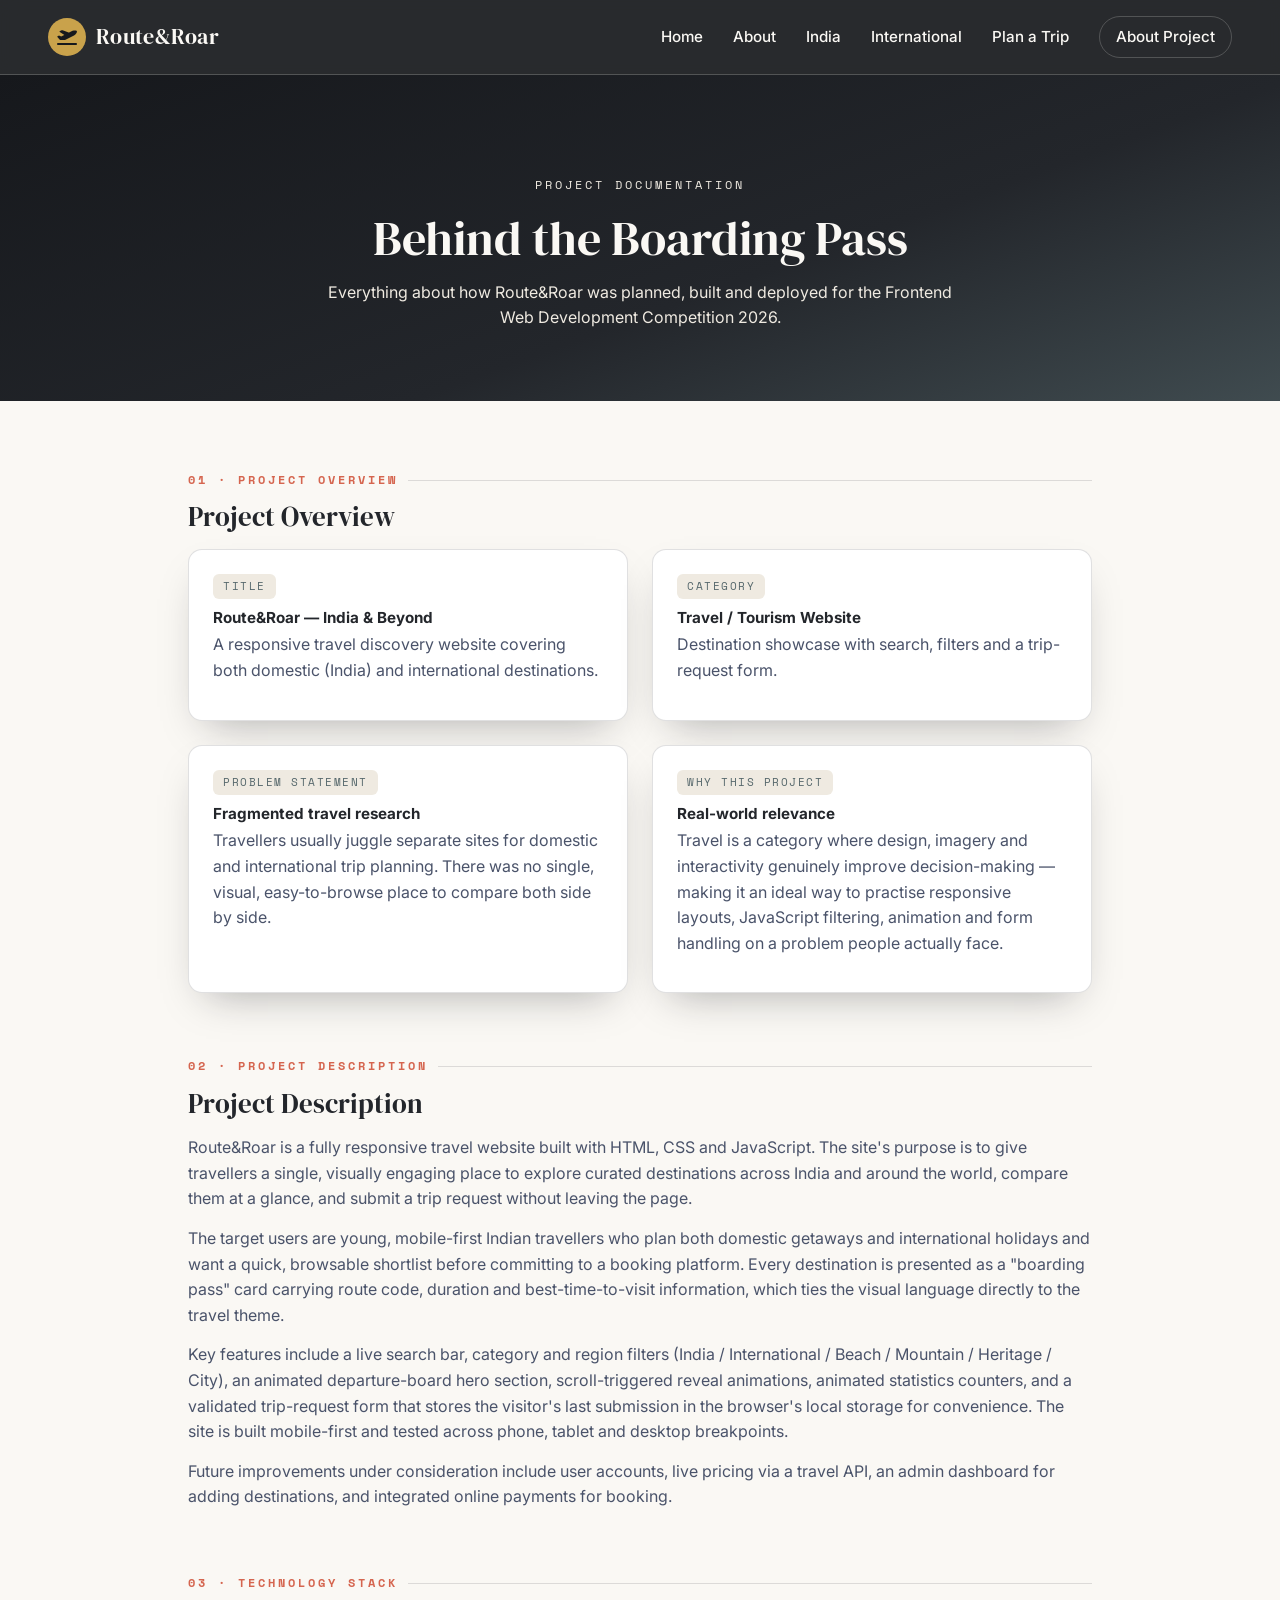
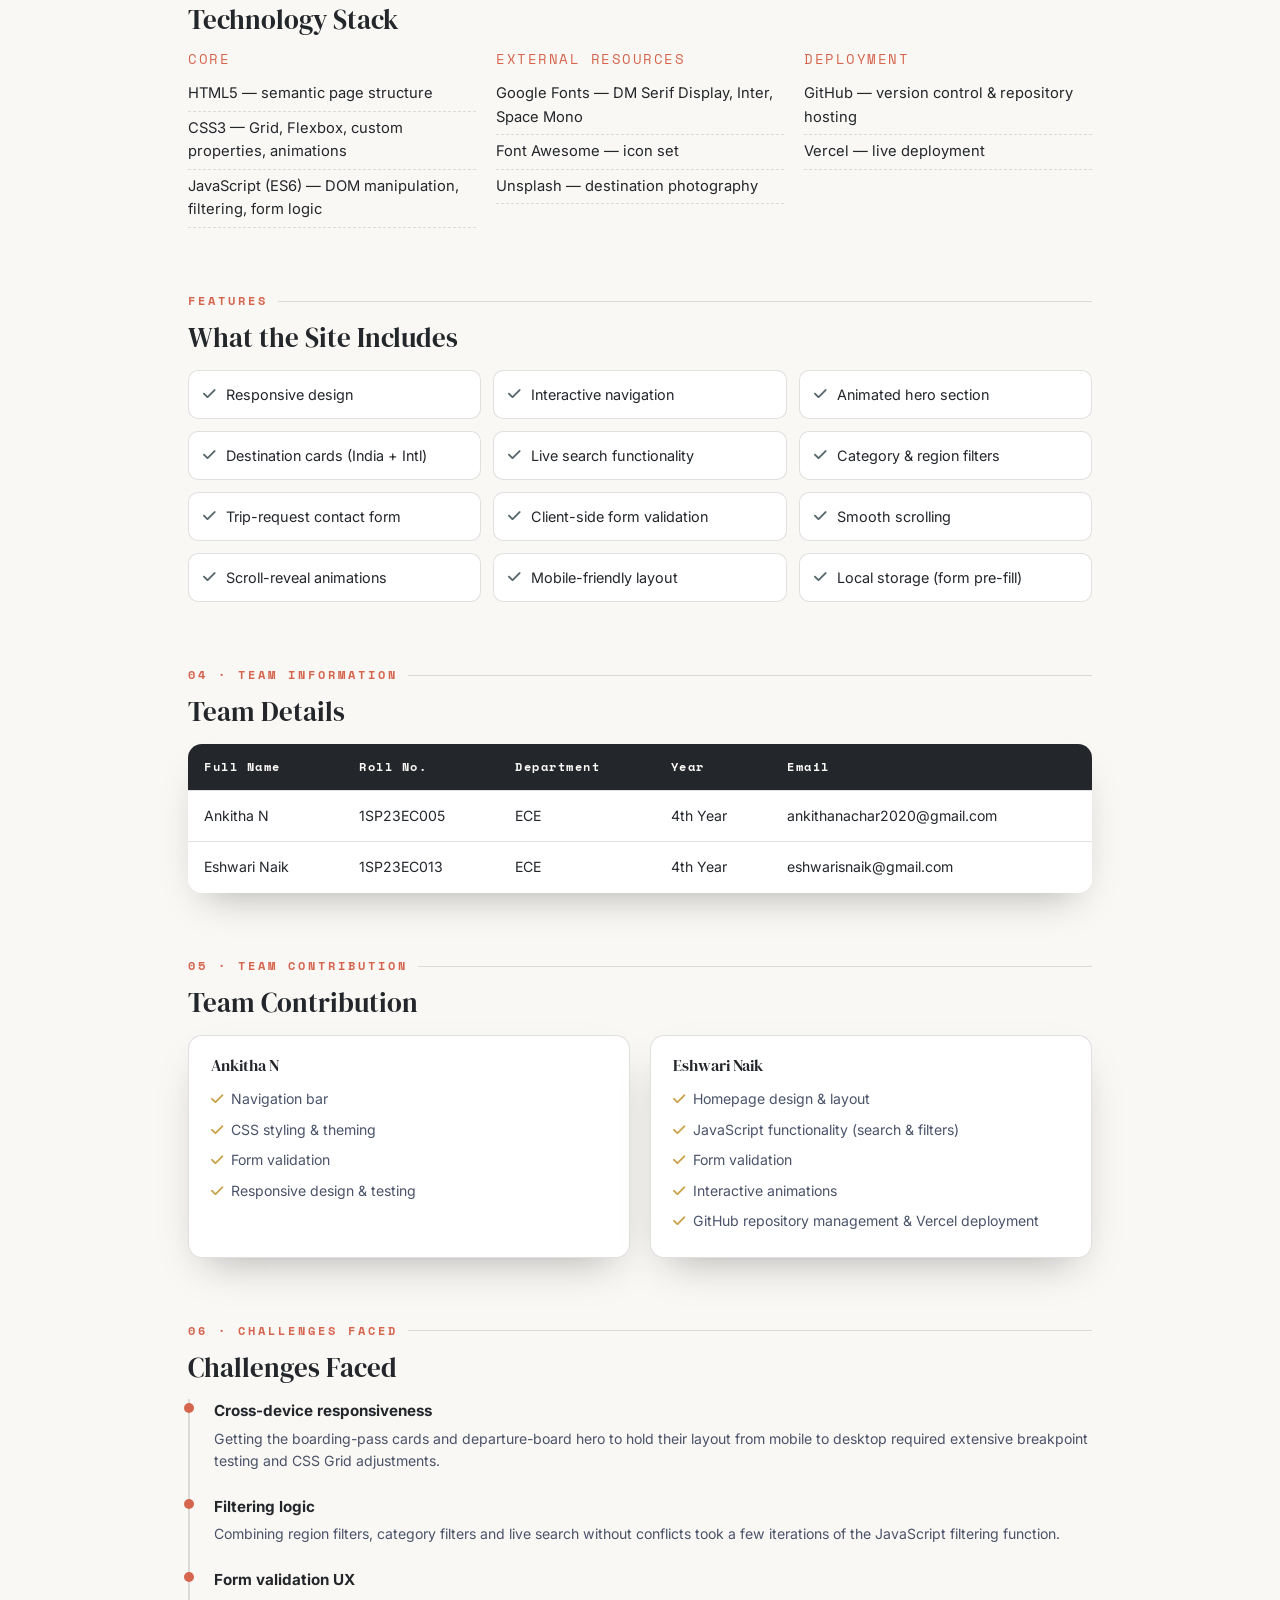
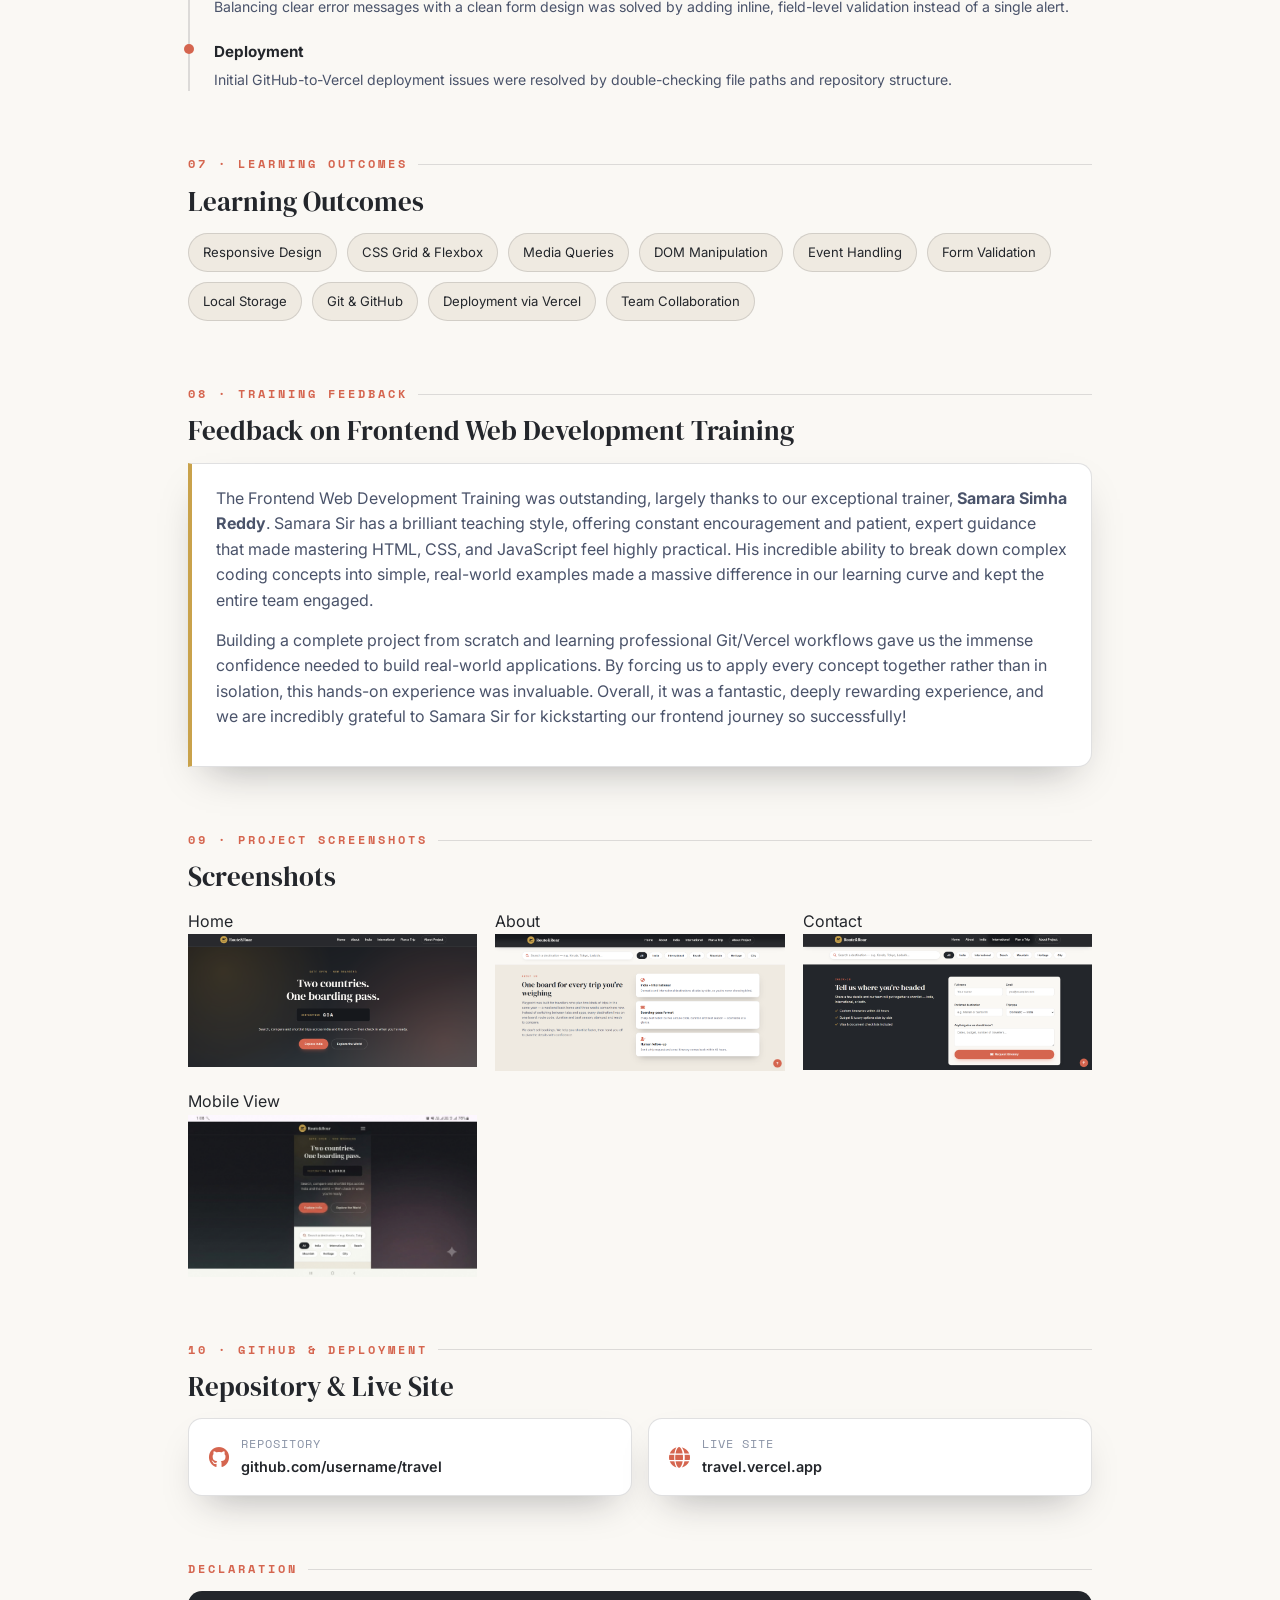
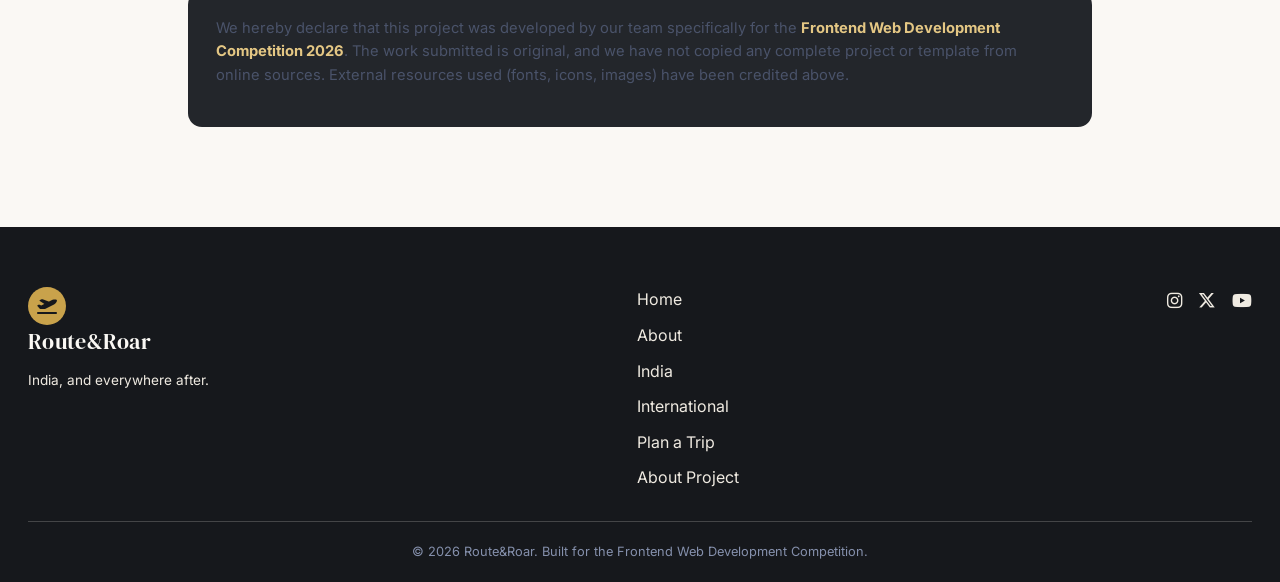
<file: about.html>
<!DOCTYPE html>
<html lang="en">
<head>
<meta charset="UTF-8">
<meta name="viewport" content="width=device-width, initial-scale=1.0">
<title>About Project — Route&Roar</title>
<link rel="preconnect" href="https://fonts.googleapis.com">
<link href="https://fonts.googleapis.com/css2?family=DM+Serif+Display:ital@0;1&family=Inter:wght@400;500;600;700&family=Space+Mono:wght@400;700&display=swap" rel="stylesheet">
<link rel="stylesheet" href="https://cdnjs.cloudflare.com/ajax/libs/font-awesome/6.5.1/css/all.min.css">
<link rel="stylesheet" href="style.css">
</head>
<body>

<!-- ===== NAV ===== -->
<header class="topbar" id="topbar">
  <div class="topbar-inner">
    <a href="index.html" class="brand">
      <span class="brand-mark"><i class="fa-solid fa-plane-departure"></i></span>
      <span class="brand-text">Route&Roar</em></span>
    </a>
    <nav class="navlinks" id="navlinks">
      <a href="index.html#home">Home</a>
      <a href="index.html#about">About</a>
      <a href="index.html#india">India</a>
      <a href="index.html#international">International</a>
      <a href="index.html#contact">Plan a Trip</a>
      <a href="about.html" class="doc-link">About Project</a>
    </nav>
    <button class="hamburger" id="hamburger" aria-label="Toggle menu">
      <span></span><span></span><span></span>
    </button>
  </div>
</header>

<!-- ===== DOC HERO ===== -->
<section class="doc-hero">
  <p class="eyebrow">PROJECT DOCUMENTATION</p>
  <h1>Behind the Boarding Pass</h1>
  <p>Everything about how Route&Roar was planned, built and deployed for the Frontend Web Development Competition 2026.</p>
</section>

<div class="doc-wrap">

  <!-- 1. PROJECT OVERVIEW -->
  <section class="doc-section reveal">
    <div class="doc-kicker">01 · PROJECT OVERVIEW</div>
    <h2>Project Overview</h2>
    <div class="doc-grid-2">
      <div class="info-card">
        <span class="tag">TITLE</span>
        <h3>Route&Roar — India & Beyond</h3>
        <p>A responsive travel discovery website covering both domestic (India) and international destinations.</p>
      </div>
      <div class="info-card">
        <span class="tag">CATEGORY</span>
        <h3>Travel / Tourism Website</h3>
        <p>Destination showcase with search, filters and a trip-request form.</p>
      </div>
      <div class="info-card">
        <span class="tag">PROBLEM STATEMENT</span>
        <h3>Fragmented travel research</h3>
        <p>Travellers usually juggle separate sites for domestic and international trip planning. There was no single, visual, easy-to-browse place to compare both side by side.</p>
      </div>
      <div class="info-card">
        <span class="tag">WHY THIS PROJECT</span>
        <h3>Real-world relevance</h3>
        <p>Travel is a category where design, imagery and interactivity genuinely improve decision-making — making it an ideal way to practise responsive layouts, JavaScript filtering, animation and form handling on a problem people actually face.</p>
      </div>
    </div>
  </section>

  <!-- 2. PROJECT DESCRIPTION -->
  <section class="doc-section reveal">
    <div class="doc-kicker">02 · PROJECT DESCRIPTION</div>
    <h2>Project Description</h2>
    <p>Route&Roar is a fully responsive travel website built with HTML, CSS and  JavaScript. The site's purpose is to give travellers a single, visually engaging place to explore curated destinations across India and around the world, compare them at a glance, and submit a trip request without leaving the page.</p>
    <p>The target users are young, mobile-first Indian travellers who plan both domestic getaways and international holidays and want a quick, browsable shortlist before committing to a booking platform. Every destination is presented as a "boarding pass" card carrying route code, duration and best-time-to-visit information, which ties the visual language directly to the travel theme.</p>
    <p>Key features include a live search bar, category and region filters (India / International / Beach / Mountain / Heritage / City), an animated departure-board hero section, scroll-triggered reveal animations, animated statistics counters, and a validated trip-request form that stores the visitor's last submission in the browser's local storage for convenience. The site is built mobile-first and tested across phone, tablet and desktop breakpoints.</p>
    <p>Future improvements under consideration include user accounts, live pricing via a travel API, an admin dashboard for adding destinations, and integrated online payments for booking.</p>
  </section>

  <!-- 3. TECHNOLOGY STACK -->
  <section class="doc-section reveal">
    <div class="doc-kicker">03 · TECHNOLOGY STACK</div>
    <h2>Technology Stack</h2>
    <div class="stack-groups">
      <div>
        <h3>CORE</h3>
        <ul>
          <li>HTML5 — semantic page structure</li>
          <li>CSS3 — Grid, Flexbox, custom properties, animations</li>
          <li>JavaScript (ES6) — DOM manipulation, filtering, form logic</li>
        </ul>
      </div>
      <div>
        <h3>EXTERNAL RESOURCES</h3>
        <ul>
          <li>Google Fonts — DM Serif Display, Inter, Space Mono</li>
          <li>Font Awesome — icon set</li>
          <li>Unsplash — destination photography</li>
        </ul>
      </div>
      <div>
        <h3>DEPLOYMENT</h3>
        <ul>
          <li>GitHub — version control &amp; repository hosting</li>
          <li>Vercel — live deployment</li>
        </ul>
      </div>
    </div>
  </section>

  <!-- FEATURES -->
  <section class="doc-section reveal">
    <div class="doc-kicker">FEATURES</div>
    <h2>What the Site Includes</h2>
    <ul class="feature-checklist">
      <li><i class="fa-solid fa-check"></i> Responsive design</li>
      <li><i class="fa-solid fa-check"></i> Interactive navigation</li>
      <li><i class="fa-solid fa-check"></i> Animated hero section</li>
      <li><i class="fa-solid fa-check"></i> Destination cards (India + Intl)</li>
      <li><i class="fa-solid fa-check"></i> Live search functionality</li>
      <li><i class="fa-solid fa-check"></i> Category &amp; region filters</li>
      <li><i class="fa-solid fa-check"></i> Trip-request contact form</li>
      <li><i class="fa-solid fa-check"></i> Client-side form validation</li>
      <li><i class="fa-solid fa-check"></i> Smooth scrolling</li>
      <li><i class="fa-solid fa-check"></i> Scroll-reveal animations</li>
      <li><i class="fa-solid fa-check"></i> Mobile-friendly layout</li>
      <li><i class="fa-solid fa-check"></i> Local storage (form pre-fill)</li>
    </ul>
  </section>

  <!-- 4. TEAM INFORMATION -->
  <section class="doc-section reveal">
    <div class="doc-kicker">04 · TEAM INFORMATION</div>
    <h2>Team Details</h2>
    <table class="team-table">
      <thead>
        <tr><th>Full Name</th><th>Roll No.</th><th>Department</th><th>Year</th><th>Email </th></tr>
      </thead>
      <tbody>
        <tr><td>Ankitha N</td><td>1SP23EC005</td><td>ECE</td><td>4th Year</td><td>ankithanachar2020@gmail.com</td></tr>
        <tr><td>Eshwari Naik</td><td>1SP23EC013</td><td>ECE</td><td>4th Year</td><td>eshwarisnaik@gmail.com</td></tr>
      </tbody>
    </table>
  </section>

  <!-- 5. TEAM CONTRIBUTION -->
  <section class="doc-section reveal">
    <div class="doc-kicker">05 · TEAM CONTRIBUTION</div>
    <h2>Team Contribution</h2>
    <div class="contribution-grid">
      <div class="contribution-card">
        <h3>Ankitha N</h3>
        <ul>
          <li><i class="fa-solid fa-check"></i> Navigation bar</li>
          <li><i class="fa-solid fa-check"></i> CSS styling &amp; theming</li>
           <li><i class="fa-solid fa-check"></i> Form validation</li>
           <li><i class="fa-solid fa-check"></i> Responsive design &amp; testing</li>
        </ul>
      </div>
      <div class="contribution-card">
        <h3>Eshwari Naik</h3>
        <ul>
          <li><i class="fa-solid fa-check"></i> Homepage design &amp; layout</li>
          <li><i class="fa-solid fa-check"></i> JavaScript functionality (search &amp; filters)</li>
          <li><i class="fa-solid fa-check"></i> Form validation</li>
          <li><i class="fa-solid fa-check"></i> Interactive animations</li>
          <li><i class="fa-solid fa-check"></i> GitHub repository management & Vercel deployment</li>
        </ul>
      </div>
    </div>
  </section>

  <!-- 6. CHALLENGES FACED -->
  <section class="doc-section reveal">
    <div class="doc-kicker">06 · CHALLENGES FACED</div>
    <h2>Challenges Faced</h2>
    <div class="timeline">
      <div class="timeline-item">
        <h4>Cross-device responsiveness</h4>
        <p>Getting the boarding-pass cards and departure-board hero to hold their layout from mobile to desktop required extensive breakpoint testing and CSS Grid adjustments.</p>
      </div>
      <div class="timeline-item">
        <h4>Filtering logic</h4>
        <p>Combining region filters, category filters and live search without conflicts took a few iterations of the JavaScript filtering function.</p>
      </div>
      <div class="timeline-item">
        <h4>Form validation UX</h4>
        <p>Balancing clear error messages with a clean form design was solved by adding inline, field-level validation instead of a single alert.</p>
      </div>
      <div class="timeline-item">
        <h4>Deployment</h4>
        <p>Initial GitHub-to-Vercel deployment issues were resolved by double-checking file paths and repository structure.</p>
      </div>
    </div>
  </section>

  <!-- 7. LEARNING OUTCOMES -->
  <section class="doc-section reveal">
    <div class="doc-kicker">07 · LEARNING OUTCOMES</div>
    <h2>Learning Outcomes</h2>
    <div class="outcome-tags">
      <span>Responsive Design</span>
      <span>CSS Grid &amp; Flexbox</span>
      <span>Media Queries</span>
      <span>DOM Manipulation</span>
      <span>Event Handling</span>
      <span>Form Validation</span>
      <span>Local Storage</span>
      <span>Git &amp; GitHub</span>
      <span>Deployment via Vercel</span>
      <span>Team Collaboration</span>
    </div>
  </section>

  <!-- 8. FEEDBACK -->
  <section class="doc-section reveal">
    <div class="doc-kicker">08 · TRAINING FEEDBACK</div>
    <h2>Feedback on Frontend Web Development Training</h2>
    <div class="feedback-box">
      <p>The Frontend Web Development Training was outstanding, largely thanks to our exceptional trainer,<b> Samara Simha Reddy</b>. Samara Sir has a brilliant teaching style, offering constant encouragement and patient, expert guidance that made mastering HTML, CSS, and JavaScript feel highly practical. His incredible ability to break down complex coding concepts into simple, real-world examples made a massive difference in our learning curve and kept the entire team engaged.</p>
      <p style="margin-top:12px;">Building a complete project from scratch and learning professional Git/Vercel workflows gave us the immense confidence needed to build real-world applications. By forcing us to apply every concept together rather than in isolation, this hands-on experience was invaluable. Overall, it was a fantastic, deeply rewarding experience, and we are incredibly grateful to Samara Sir for kickstarting our frontend journey so successfully!</p>
    </div>
  </section>

  <!-- 9. SCREENSHOTS -->
  <section class="doc-section reveal">
    <div class="doc-kicker">09 · PROJECT SCREENSHOTS</div>
    <h2>Screenshots</h2>
    <div class="screenshot-grid">
     <div><span>Home </span><img src="home.png" alt="profile Image"></div>
      <div><span>About </span><img src="about.png" alt="profile Image"></div>
      <div><span>Contact</span><img src="contact.png" alt="profile Image"></div>
    <div><span>Mobile View </span><img src="mobile.png" alt="profile Image"></div>
    </div>
  </section>

  <!-- 10. LINKS -->
  <section class="doc-section reveal">
    <div class="doc-kicker">10 · GITHUB &amp; DEPLOYMENT</div>
    <h2>Repository &amp; Live Site</h2>
    <div class="link-buttons">
      <div class="link-card">
        <i class="fa-brands fa-github"></i>
        <div><span>REPOSITORY</span><a href="https://github.com/eshwarisnaik-collab/travel/tree/main" target="_blank" rel="noopener">github.com/username/travel</a></div>
      </div>
      <div class="link-card">
        <i class="fa-solid fa-globe"></i>
        <div><span>LIVE SITE</span><a href="https://travel-76qobb5zs-eshwari.vercel.app" target="_blank" rel="noopener">travel.vercel.app</a></div>
      </div>
    </div>
  </section>

  <!-- DECLARATION -->
  <section class="doc-section reveal">
    <div class="doc-kicker">DECLARATION</div>
    <div class="declaration-box">
      <p>We hereby declare that this project was developed by our team specifically for the <strong>Frontend Web Development Competition 2026</strong>. The work submitted is original, and we have not copied any complete project or template from online sources. External resources used (fonts, icons, images) have been credited above.</p>
    </div>
  </section>

</div>

<!-- ===== FOOTER ===== -->
<footer class="site-footer">
  <div class="footer-inner">
    <div class="footer-brand">
      <span class="brand-mark"><i class="fa-solid fa-plane-departure"></i></span>
      <span class="brand-text">Route&Roar</em></span>
      <p>India, and everywhere after.</p>
    </div>
    <div class="footer-links">
      <a href="index.html#home">Home</a>
      <a href="index.html#about">About</a>
      <a href="index.html#india">India</a>
      <a href="index.html#international">International</a>
      <a href="index.html#contact">Plan a Trip</a>
      <a href="about.html">About Project</a>
    </div>
    <div class="footer-social">
      <a href="#" aria-label="Instagram"><i class="fa-brands fa-instagram"></i></a>
      <a href="#" aria-label="Twitter"><i class="fa-brands fa-x-twitter"></i></a>
      <a href="#" aria-label="YouTube"><i class="fa-brands fa-youtube"></i></a>
    </div>
  </div>
  <p class="footer-bottom">&copy; 2026 Route&Roar. Built for the Frontend Web Development Competition.</p>
</footer>

<div class="scroll-top" id="scrollTop" aria-label="Scroll to top"><i class="fa-solid fa-arrow-up"></i></div>

<script src="script.js"></script>
</body>
</html>
</file>
<file: style.css>
/* =========================================================
   WAYPOINT — Travel Website
   Palette: Indigo navy / Marigold gold / Coral / Cream / Teal
   Type: DM Serif Display (display) + Inter (body) + Space Mono (data)
   ========================================================= */

:root{
  --navy: #23262B;
  --navy-deep: #16181C;
  --gold: #C9A24B;
  --gold-soft: #E4C784;
  --coral: #D5654F;
  --cream: #FAF8F4;
  --cream-dim: #EFEAE1;
  --teal: #55676B;
  --ink: #23262B;
  --line: rgba(35,38,43,0.14);
  --line-light: rgba(250,248,244,0.2);

  --font-display: 'DM Serif Display', serif;
  --font-body: 'Inter', sans-serif;
  --font-mono: 'Space Mono', monospace;

  --radius: 14px;
  --shadow: 0 18px 40px -18px rgba(22,24,28,0.35);
}

*{ box-sizing:border-box; margin:0; padding:0; }
html{ scroll-behavior:smooth; }
body{
  font-family: var(--font-body);
  color: var(--ink);
  background: var(--cream);
  line-height:1.6;
  overflow-x:hidden;
}
img{ max-width:100%; display:block; }
a{ text-decoration:none; color:inherit; }
ul{ list-style:none; }
h1,h2,h3{ font-family: var(--font-display); font-weight:400; line-height:1.15; }

@media (prefers-reduced-motion: reduce){
  *{ animation-duration:0.01ms !important; animation-iteration-count:1 !important; transition-duration:0.01ms !important; scroll-behavior:auto !important; }
}

:focus-visible{ outline:3px solid var(--coral); outline-offset:2px; }

.btn{
  display:inline-flex; align-items:center; gap:8px;
  padding:14px 28px; border-radius:999px; font-weight:600; font-size:0.95rem;
  border:2px solid transparent; cursor:pointer; transition:transform .2s ease, box-shadow .2s ease, background .2s ease;
}
.btn-primary{ background:var(--coral); color:var(--cream); box-shadow:0 10px 24px -10px rgba(232,101,79,0.6); }
.btn-primary:hover{ transform:translateY(-2px); box-shadow:0 16px 30px -12px rgba(232,101,79,0.7); }
.btn-ghost{ background:transparent; border-color:var(--line-light); color:var(--cream); }
.btn-ghost:hover{ background:rgba(250,246,239,0.1); transform:translateY(-2px); }
.btn-wide{ width:100%; justify-content:center; }

/* ===================== NAV ===================== */
.topbar{
  position:sticky; top:0; z-index:100;
  background:rgba(22,24,28,0.92);
  backdrop-filter:blur(10px);
  border-bottom:1px solid var(--line-light);
}
.topbar-inner{
  max-width:1240px; margin:0 auto; padding:16px 28px;
  display:flex; align-items:center; justify-content:space-between;
}
.brand{ display:flex; align-items:center; gap:10px; color:var(--cream); }
.brand-mark{
  width:38px; height:38px; border-radius:50%; background:var(--gold);
  display:flex; align-items:center; justify-content:center; color:var(--navy-deep); font-size:1rem;
}
.brand-text{ font-family:var(--font-display); font-size:1.35rem; letter-spacing:0.3px; }
.brand-text em{ font-style:normal; color:var(--gold-soft); }

.navlinks{ display:flex; align-items:center; gap:30px; }
.navlinks a{ color:var(--cream); font-weight:500; font-size:0.95rem; position:relative; padding:4px 0; }
.navlinks a::after{
  content:""; position:absolute; left:0; bottom:-4px; width:0; height:2px; background:var(--gold);
  transition:width .25s ease;
}
.navlinks a:hover::after{ width:100%; }
.doc-link{
  border:1px solid var(--line-light); border-radius:999px; padding:8px 16px !important;
}
.doc-link::after{ display:none; }
.doc-link:hover{ background:var(--gold); color:var(--navy-deep); border-color:var(--gold); }

.hamburger{
  display:none; flex-direction:column; gap:5px; background:none; border:none; cursor:pointer; padding:6px;
}
.hamburger span{ width:24px; height:2px; background:var(--cream); border-radius:2px; transition:.3s; }
.hamburger.open span:nth-child(1){ transform:translateY(7px) rotate(45deg); }
.hamburger.open span:nth-child(2){ opacity:0; }
.hamburger.open span:nth-child(3){ transform:translateY(-7px) rotate(-45deg); }

/* ===================== HERO ===================== */
.hero{
  position:relative;
  background:linear-gradient(160deg, var(--navy-deep) 0%, var(--navy) 55%, var(--teal) 130%);
  color:var(--cream);
  padding:120px 28px 100px;
  text-align:center;
  overflow:hidden;
}
.hero-bg{
  position:absolute; inset:0;
  background-image:
    radial-gradient(circle at 12% 20%, rgba(217,164,65,0.16), transparent 40%),
    radial-gradient(circle at 88% 78%, rgba(232,101,79,0.18), transparent 45%);
  pointer-events:none;
}
.hero-inner{ position:relative; max-width:820px; margin:0 auto; }
.eyebrow{
  font-family:var(--font-mono); letter-spacing:3px; font-size:0.75rem; color:var(--gold-soft);
  margin-bottom:18px;
}
.hero-title{ font-size:clamp(2.2rem, 5.5vw, 3.6rem); margin-bottom:32px; }

.flap-board{
  display:flex; justify-content:center; margin:0 auto 28px;
}
.flap-row{
  display:inline-flex; align-items:center; gap:16px;
  background:var(--navy-deep); border:1px solid var(--line-light);
  border-radius:10px; padding:14px 26px;
}
.flap-label{ font-family:var(--font-mono); font-size:0.7rem; letter-spacing:2px; color:var(--gold-soft); }
.flap-word{
  font-family:var(--font-mono); font-size:1.5rem; font-weight:700; letter-spacing:4px; color:var(--cream);
  min-width:220px; text-align:left; display:inline-block;
}
.hero-sub{ font-size:1.05rem; color:var(--cream-dim); margin-bottom:36px; }
.hero-actions{ display:flex; gap:16px; justify-content:center; flex-wrap:wrap; }

/* ===================== SEARCH STRIP ===================== */
.search-strip{
  background:var(--cream); border-bottom:1px solid var(--line);
  padding:26px 28px; position:sticky; top:70px; z-index:90;
}
.search-inner{ max-width:1240px; margin:0 auto; display:flex; flex-wrap:wrap; gap:18px; align-items:center; justify-content:space-between; }
.search-field{
  display:flex; align-items:center; gap:10px; background:#fff;
  border:1px solid var(--line); border-radius:999px; padding:12px 20px; flex:1; min-width:260px;
  box-shadow:0 6px 16px -12px rgba(22,24,28,0.3);
}
.search-field i{ color:var(--coral); }
.search-field input{ border:none; outline:none; font-family:var(--font-body); font-size:0.95rem; width:100%; background:transparent; color:var(--ink); }

.filter-pills{ display:flex; gap:10px; flex-wrap:wrap; }
.pill{
  font-family:var(--font-body); font-size:0.85rem; font-weight:600; padding:9px 18px; border-radius:999px;
  border:1px solid var(--line); background:#fff; color:var(--navy); cursor:pointer; transition:.2s ease;
}
.pill:hover{ border-color:var(--gold); }
.pill.active{ background:var(--navy); color:var(--cream); border-color:var(--navy); }

/* ===================== ABOUT ===================== */
.about-section{ background:var(--cream-dim); padding:80px 28px; }
.about-inner{
  max-width:1240px; margin:0 auto; display:grid; grid-template-columns:1fr 1.2fr; gap:56px; align-items:start;
}
.about-copy h2{ font-size:clamp(1.8rem,3.2vw,2.4rem); margin:10px 0 16px; color:var(--navy); }
.about-copy p{ color:#5A6478; margin-bottom:14px; }
.about-cards{ display:grid; gap:20px; }
.about-card{
  background:#fff; border:1px solid var(--line); border-radius:var(--radius); padding:22px 24px;
  box-shadow:var(--shadow); display:flex; flex-direction:column; gap:8px;
}
.about-card i{ color:var(--coral); font-size:1.3rem; }
.about-card h3{ font-family:var(--font-body); font-size:1rem; font-weight:700; color:var(--navy); }
.about-card p{ font-size:0.88rem; color:#5A6478; }

/* ===================== DESTINATIONS ===================== */
.destinations{ max-width:1240px; margin:0 auto; padding:80px 28px 40px; }
.destinations.alt{ background:var(--cream-dim); max-width:none; padding-left:0; padding-right:0; }
.destinations.alt .section-head,
.destinations.alt .card-grid{ max-width:1240px; margin-left:auto; margin-right:auto; padding-left:28px; padding-right:28px; }

.section-head{ max-width:640px; margin-bottom:44px; }
.section-code{
  font-family:var(--font-mono); font-size:0.75rem; letter-spacing:3px; color:var(--coral); font-weight:700;
}
.section-head h2{ font-size:clamp(1.8rem,3.5vw,2.6rem); margin:10px 0 12px; color:var(--navy); }
.section-head p{ color:#5A6478; }

.card-grid{
  display:grid; grid-template-columns:repeat(auto-fill, minmax(300px,1fr)); gap:28px;
}

/* Boarding pass card — signature element */
.pass-card{
  background:#fff; border-radius:var(--radius); overflow:hidden; box-shadow:var(--shadow);
  border:1px solid var(--line); display:flex; flex-direction:column;
  transition:transform .3s ease, box-shadow .3s ease;
}
.pass-card:hover{ transform:translateY(-6px); box-shadow:0 26px 50px -20px rgba(22,24,28,0.4); }
.pass-photo{ position:relative; height:190px; overflow:hidden; }
.pass-photo img{ width:100%; height:100%; object-fit:cover; transition:transform .5s ease; }
.pass-card:hover .pass-photo img{ transform:scale(1.08); }
.pass-tag{
  position:absolute; top:12px; left:12px; background:var(--navy-deep); color:var(--gold-soft);
  font-family:var(--font-mono); font-size:0.68rem; letter-spacing:1.5px; padding:5px 10px; border-radius:6px;
}
.pass-body{ padding:20px 22px 8px; flex:1; }
.pass-route{ display:flex; align-items:baseline; justify-content:space-between; margin-bottom:6px; }
.pass-code{ font-family:var(--font-mono); font-weight:700; color:var(--coral); font-size:1.1rem; }
.pass-city{ font-family:var(--font-display); font-size:1.3rem; color:var(--navy); }
.pass-desc{ font-size:0.9rem; color:#5A6478; margin-bottom:14px; }

.pass-perf{
  position:relative; height:0; border-top:2px dashed var(--line); margin:0 22px;
}
.pass-perf::before,.pass-perf::after{
  content:""; position:absolute; top:-9px; width:18px; height:18px; border-radius:50%; background:var(--cream);
}
.pass-perf::before{ left:-31px; }
.pass-perf::after{ right:-31px; }
.destinations.alt .pass-perf::before,
.destinations.alt .pass-perf::after{ background:var(--cream-dim); }

.pass-stub{
  display:flex; align-items:center; justify-content:space-between; padding:14px 22px 20px;
  font-family:var(--font-mono); font-size:0.75rem; color:var(--navy);
}
.pass-stub .stub-item{ display:flex; flex-direction:column; gap:2px; }
.pass-stub .stub-item span:first-child{ color:#9AA3B5; letter-spacing:1px; font-size:0.62rem; }
.pass-barcode{
  width:60px; height:22px;
  background:repeating-linear-gradient(90deg, var(--navy) 0 2px, transparent 2px 4px);
}

.no-results{ text-align:center; padding:60px 20px; color:#8A93A6; }
.no-results i{ font-size:2rem; color:var(--coral); margin-bottom:12px; display:block; }
.hidden{ display:none !important; }

/* ===================== STATS ===================== */
.stats{
  background:var(--navy); color:var(--cream);
  display:grid; grid-template-columns:repeat(auto-fit,minmax(180px,1fr));
  text-align:center; padding:60px 28px;
}
.stat-num{ display:block; font-family:var(--font-mono); font-size:2.4rem; font-weight:700; color:var(--gold-soft); }
.stat-label{ font-size:0.85rem; color:var(--cream-dim); letter-spacing:0.5px; }

/* ===================== TICKET STUB / TESTIMONIAL ===================== */
.ticket-stub{ padding:80px 28px; background:var(--cream); display:flex; justify-content:center; }
.stub-card{
  max-width:900px; width:100%; display:flex; background:#fff; border-radius:var(--radius); overflow:hidden;
  box-shadow:var(--shadow); border:1px solid var(--line);
}
.stub-left{ padding:40px; flex:3; }
.stub-left i{ color:var(--gold); font-size:1.6rem; margin-bottom:14px; }
.stub-left p{ font-family:var(--font-display); font-size:1.3rem; color:var(--navy); margin-bottom:16px; }
.stub-name{ font-family:var(--font-mono); font-size:0.8rem; color:var(--coral); }
.stub-right{
  flex:1; background:var(--navy-deep); color:var(--cream); display:flex; flex-direction:column;
  align-items:center; justify-content:center; gap:16px; padding:20px;
  border-left:2px dashed var(--line-light);
}
.stub-code{ writing-mode:vertical-rl; font-family:var(--font-mono); letter-spacing:3px; font-size:0.75rem; color:var(--gold-soft); }
.stub-barcode{ width:16px; height:110px; background:repeating-linear-gradient(180deg, var(--cream) 0 2px, transparent 2px 4px); }

/* ===================== CONTACT / FORM ===================== */
.contact{ background:var(--navy); color:var(--cream); padding:90px 28px; }
.contact-inner{
  max-width:1180px; margin:0 auto; display:grid; grid-template-columns:1fr 1.1fr; gap:60px; align-items:start;
}
.contact-copy h2{ font-size:clamp(1.8rem,3vw,2.4rem); margin:10px 0 14px; }
.contact-copy p{ color:var(--cream-dim); margin-bottom:22px; }
.contact-points li{ display:flex; align-items:center; gap:10px; margin-bottom:10px; color:var(--cream-dim); }
.contact-points i{ color:var(--gold); }

.trip-form{
  background:var(--cream); color:var(--ink); border-radius:var(--radius); padding:32px; box-shadow:var(--shadow);
}
.form-row{ display:grid; grid-template-columns:1fr 1fr; gap:18px; }
.form-group{ margin-bottom:18px; display:flex; flex-direction:column; gap:6px; }
.form-group label{ font-size:0.82rem; font-weight:600; color:var(--navy); }
.form-group input, .form-group select, .form-group textarea{
  border:1.5px solid var(--line); border-radius:8px; padding:11px 14px; font-family:var(--font-body);
  font-size:0.92rem; background:#fff; color:var(--ink); transition:border-color .2s ease;
}
.form-group input:focus, .form-group select:focus, .form-group textarea:focus{ border-color:var(--coral); }
.form-group input.invalid, .form-group textarea.invalid{ border-color:#D64545; }
.error-msg{ font-size:0.75rem; color:#D64545; min-height:14px; }
.form-success{
  margin-top:14px; text-align:center; color:var(--teal); font-weight:600; display:flex; align-items:center; justify-content:center; gap:8px;
}

/* ===================== FOOTER ===================== */
.site-footer{ background:var(--navy-deep); color:var(--cream-dim); padding:60px 28px 20px; }
.footer-inner{
  max-width:1240px; margin:0 auto; display:flex; flex-wrap:wrap; gap:40px; justify-content:space-between;
  padding-bottom:30px; border-bottom:1px solid var(--line-light);
}
.footer-brand{ max-width:260px; }
.footer-brand .brand-text{ color:var(--cream); }
.footer-brand p{ margin-top:10px; font-size:0.85rem; }
.footer-links{ display:flex; flex-direction:column; gap:10px; }
.footer-links a:hover{ color:var(--gold-soft); }
.footer-social{ display:flex; gap:16px; font-size:1.1rem; }
.footer-social a:hover{ color:var(--gold-soft); }
.footer-bottom{ text-align:center; font-size:0.8rem; padding-top:20px; color:#8590AC; }

/* ===================== SCROLL TOP ===================== */
.scroll-top{
  position:fixed; bottom:26px; right:26px; width:44px; height:44px; border-radius:50%;
  background:var(--coral); color:#fff; display:flex; align-items:center; justify-content:center;
  cursor:pointer; opacity:0; pointer-events:none; transition:opacity .3s ease, transform .3s ease;
  box-shadow:var(--shadow); z-index:80;
}
.scroll-top.show{ opacity:1; pointer-events:auto; }
.scroll-top:hover{ transform:translateY(-3px); }

/* ===================== ANIMATIONS ===================== */
.reveal{ opacity:0; transform:translateY(24px); transition:opacity .6s ease, transform .6s ease; }
.reveal.in{ opacity:1; transform:translateY(0); }

/* ===================== ABOUT / DOCUMENTATION PAGE ===================== */
.doc-hero{
  background:linear-gradient(160deg, var(--navy-deep) 0%, var(--navy) 60%, var(--teal) 130%);
  color:var(--cream); padding:100px 28px 70px; text-align:center;
}
.doc-hero .eyebrow{ margin-bottom:16px; }
.doc-hero h1{ font-size:clamp(2rem,4.5vw,3rem); margin-bottom:14px; }
.doc-hero p{ color:var(--cream-dim); max-width:640px; margin:0 auto; }

.doc-wrap{ max-width:960px; margin:0 auto; padding:70px 28px 100px; }
.doc-section{ margin-bottom:64px; }
.doc-section:last-child{ margin-bottom:0; }
.doc-kicker{
  font-family:var(--font-mono); font-size:0.72rem; letter-spacing:3px; color:var(--coral); font-weight:700;
  display:flex; align-items:center; gap:10px; margin-bottom:12px;
}
.doc-kicker::after{ content:""; flex:1; height:1px; background:var(--line); }
.doc-section h2{ font-size:1.7rem; color:var(--navy); margin-bottom:16px; }
.doc-section p{ color:#4A536A; margin-bottom:14px; }
.doc-grid-2{ display:grid; grid-template-columns:1fr 1fr; gap:24px; }

.info-card{
  background:#fff; border:1px solid var(--line); border-radius:var(--radius); padding:22px 24px; box-shadow:var(--shadow);
}
.info-card h3{ font-family:var(--font-body); font-size:0.95rem; font-weight:700; color:var(--navy); margin-bottom:6px; }
.info-card .tag{
  display:inline-block; font-family:var(--font-mono); font-size:0.68rem; letter-spacing:1.5px;
  background:var(--cream-dim); color:var(--teal); padding:4px 10px; border-radius:6px; margin-bottom:10px;
}

.feature-checklist{ display:grid; grid-template-columns:repeat(auto-fill,minmax(220px,1fr)); gap:12px; }
.feature-checklist li{
  display:flex; align-items:center; gap:10px; background:#fff; border:1px solid var(--line);
  border-radius:10px; padding:12px 14px; font-size:0.9rem;
}
.feature-checklist i{ color:var(--teal); }

.stack-groups{ display:grid; grid-template-columns:repeat(auto-fit,minmax(220px,1fr)); gap:20px; }
.stack-groups h3{ font-size:0.85rem; color:var(--coral); font-family:var(--font-mono); letter-spacing:1.5px; margin-bottom:10px; }
.stack-groups ul li{ padding:5px 0; border-bottom:1px dashed var(--line); font-size:0.92rem; }

.team-table{ width:100%; border-collapse:collapse; background:#fff; border-radius:var(--radius); overflow:hidden; box-shadow:var(--shadow); }
.team-table th, .team-table td{ text-align:left; padding:14px 16px; font-size:0.88rem; border-bottom:1px solid var(--line); }
.team-table th{ background:var(--navy); color:var(--cream); font-family:var(--font-mono); font-size:0.72rem; letter-spacing:1.5px; }
.team-table tr:last-child td{ border-bottom:none; }

.contribution-grid{ display:grid; grid-template-columns:repeat(auto-fit,minmax(260px,1fr)); gap:20px; }
.contribution-card{ background:#fff; border:1px solid var(--line); border-radius:var(--radius); padding:20px 22px; box-shadow:var(--shadow); }
.contribution-card h3{ color:var(--navy); font-size:1rem; margin-bottom:10px; }
.contribution-card ul li{ display:flex; gap:8px; font-size:0.88rem; padding:4px 0; color:#4A536A; }
.contribution-card ul li i{ color:var(--gold); margin-top:4px; }

.timeline{ border-left:2px solid var(--line); padding-left:24px; display:flex; flex-direction:column; gap:22px; }
.timeline-item{ position:relative; }
.timeline-item::before{
  content:""; position:absolute; left:-30px; top:4px; width:10px; height:10px; border-radius:50%; background:var(--coral);
}
.timeline-item h4{ font-size:0.95rem; color:var(--navy); margin-bottom:4px; }
.timeline-item p{ font-size:0.88rem; margin-bottom:0; }

.outcome-tags{ display:flex; flex-wrap:wrap; gap:10px; }
.outcome-tags span{
  background:var(--cream-dim); color:var(--navy); font-size:0.82rem; padding:8px 14px; border-radius:999px; border:1px solid var(--line);
}

.feedback-box{ background:#fff; border:1px solid var(--line); border-left:4px solid var(--gold); border-radius:0 var(--radius) var(--radius) 0; padding:22px 24px; box-shadow:var(--shadow); }

.screenshot-grid{ display:grid; grid-template-columns:repeat(auto-fit,minmax(220px,1fr)); gap:18px; }
.screenshot-placeholder{
  aspect-ratio:16/10; border:2px dashed var(--line); border-radius:var(--radius); background:var(--cream-dim);
  display:flex; flex-direction:column; align-items:center; justify-content:center; gap:8px; color:#8A93A6; font-size:0.85rem;
}
.screenshot-placeholder i{ font-size:1.6rem; color:var(--coral); }

.link-buttons{ display:flex; gap:16px; flex-wrap:wrap; }
.link-card{
  display:flex; align-items:center; gap:12px; background:#fff; border:1px solid var(--line); border-radius:var(--radius);
  padding:16px 20px; box-shadow:var(--shadow); flex:1; min-width:240px;
}
.link-card i{ font-size:1.3rem; color:var(--coral); }
.link-card div span{ display:block; font-size:0.72rem; color:#8A93A6; letter-spacing:1px; font-family:var(--font-mono); }
.link-card div a{ font-weight:600; color:var(--navy); word-break:break-all; font-size:0.9rem; }
.link-card div a:hover{ color:var(--coral); }

.declaration-box{
  background:var(--navy); color:var(--cream-dim); border-radius:var(--radius); padding:26px 28px; font-size:0.92rem;
}
.declaration-box strong{ color:var(--gold-soft); }

/* ===================== RESPONSIVE ===================== */
@media (max-width:900px){
  .contact-inner{ grid-template-columns:1fr; }
  .about-inner{ grid-template-columns:1fr; }
  .doc-grid-2{ grid-template-columns:1fr; }
  .stub-card{ flex-direction:column; }
  .stub-right{ flex-direction:row; border-left:none; border-top:2px dashed var(--line-light); padding:16px; }
  .stub-code{ writing-mode:horizontal-tb; }
  .stub-barcode{ width:110px; height:16px; background:repeating-linear-gradient(90deg, var(--cream) 0 2px, transparent 2px 4px); }
}

@media (max-width:760px){
  .navlinks{
    position:fixed; top:70px; left:0; right:0; background:var(--navy-deep);
    flex-direction:column; align-items:flex-start; gap:0; padding:10px 28px 20px;
    transform:translateY(-120%); transition:transform .3s ease; border-bottom:1px solid var(--line-light);
  }
  .navlinks.open{ transform:translateY(0); }
  .navlinks a{ width:100%; padding:14px 0; border-bottom:1px solid var(--line-light); }
  .doc-link{ margin-top:10px; text-align:center; }
  .hamburger{ display:flex; }
  .search-strip{ top:64px; }
  .form-row{ grid-template-columns:1fr; }
}

@media (max-width:520px){
  .flap-word{ font-size:1.1rem; min-width:150px; }
  .hero{ padding:100px 20px 80px; }
  .destinations{ padding:60px 20px 20px; }
  .destinations.alt .section-head, .destinations.alt .card-grid{ padding-left:20px; padding-right:20px; }
}
</file>
